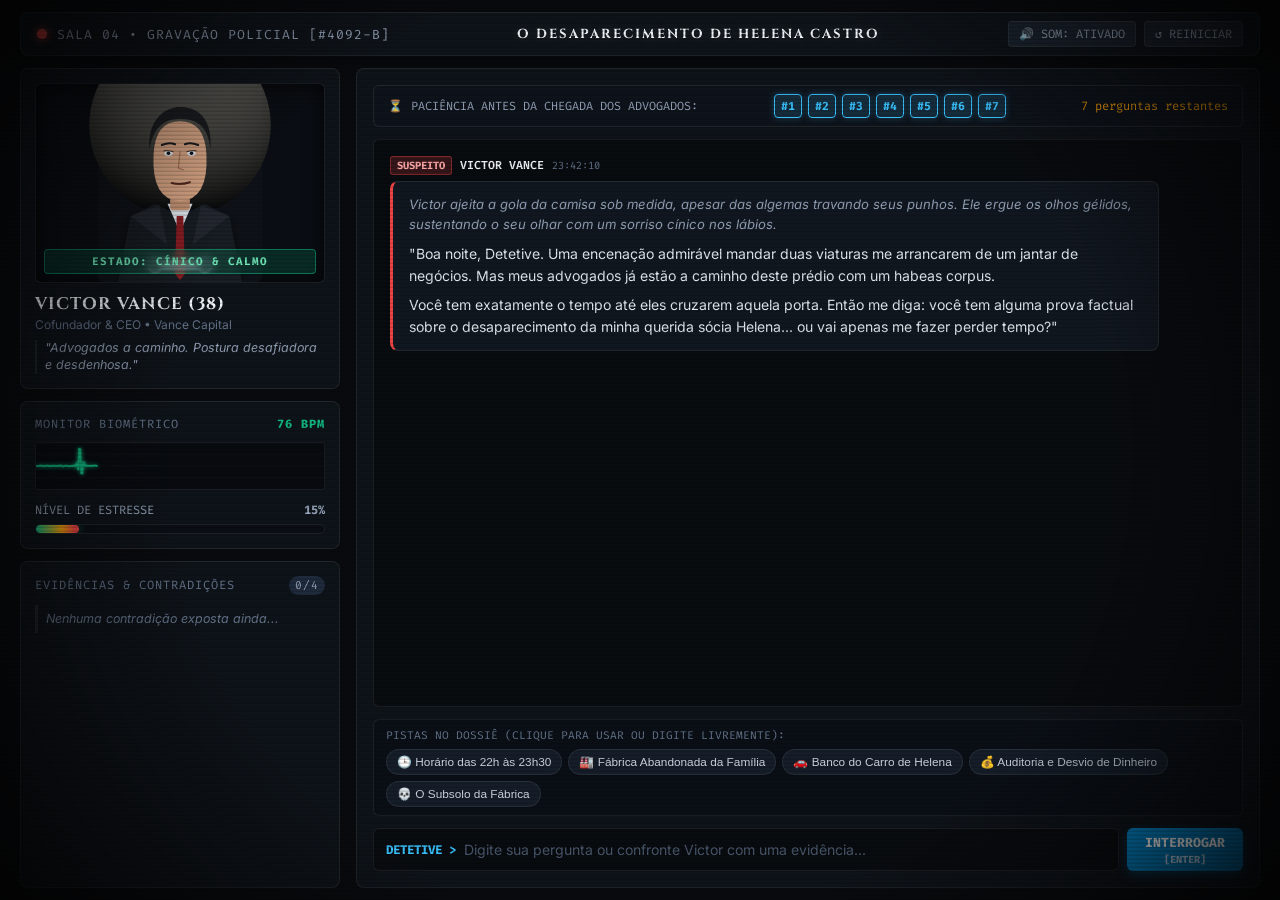
<file: o-interrogatorio/index.html>
<!DOCTYPE html>
<html lang="pt-BR">
<head>
  <meta charset="UTF-8">
  <meta name="viewport" content="width=device-width, initial-scale=1.0">
  <title>O Interrogatório // Caso Helena Castro</title>
  <link rel="stylesheet" href="style.css">
  <link rel="preconnect" href="https://fonts.googleapis.com">
  <link rel="preconnect" href="https://fonts.gstatic.com" crossorigin>
  <link href="https://fonts.googleapis.com/css2?family=Fira+Code:wght@400;600;700&family=Cinzel:wght@600;800&family=Inter:wght@400;500;700&display=swap" rel="stylesheet">
</head>
<body>
  <!-- Overlay Scanlines & Vignette -->
  <div class="screen-effects">
    <div class="vignette"></div>
    <div class="scanlines"></div>
    <div class="flicker"></div>
  </div>

  <div id="game-container">
    <!-- Top HUD Bar -->
    <header class="hud-header">
      <div class="hud-left">
        <span class="rec-dot"></span>
        <span class="file-code">SALA 04 • GRAVAÇÃO POLICIAL [#4092-B]</span>
      </div>
      <div class="hud-center">
        <span class="case-title">O DESAPARECIMENTO DE HELENA CASTRO</span>
      </div>
      <div class="hud-right">
        <button id="sound-btn" class="hud-btn" title="Alternar Efeitos Sonoros">
          <span id="sound-icon">🔊 SOM: ATIVADO</span>
        </button>
        <button id="restart-btn" class="hud-btn" title="Reiniciar Interrogatório">
          ↺ REINICIAR
        </button>
      </div>
    </header>

    <!-- Main Workspace: Single Screen Viewport -->
    <main class="interrogation-room">
      
      <!-- Left Column: Suspect Dossier & Vitals -->
      <aside class="suspect-panel">
        <div class="panel-card suspect-profile">
          <div class="portrait-wrapper" id="portrait-box">
            <!-- Dynamic SVG Portrait of Victor Vance -->
            <svg id="victor-avatar" viewBox="0 0 200 240" class="portrait-svg">
              <defs>
                <radialGradient id="lamp-light" cx="50%" cy="10%" r="90%">
                  <stop offset="0%" stop-color="#fff5db" stop-opacity="0.25"/>
                  <stop offset="100%" stop-color="#000000" stop-opacity="0.8"/>
                </radialGradient>
                <filter id="shadow" x="-20%" y="-20%" width="140%" height="140%">
                  <feDropShadow dx="0" dy="4" stdDeviation="6" flood-color="#000" flood-opacity="0.6"/>
                </filter>
              </defs>

              <!-- Background aura -->
              <rect width="200" height="240" fill="#0d1117" rx="8"/>
              <circle cx="100" cy="50" r="110" fill="url(#lamp-light)"/>

              <!-- Victor's Body / Suit -->
              <g id="suit" filter="url(#shadow)">
                <!-- Shoulders & Coat -->
                <path d="M 25 240 L 40 160 L 70 145 L 100 160 L 130 145 L 160 160 L 175 240 Z" fill="#161b22"/>
                <!-- Shirt Collar -->
                <polygon points="85,145 100,180 115,145" fill="#e6edf3"/>
                <!-- Tie -->
                <polygon id="tie" points="96,160 104,160 106,230 100,238 94,230" fill="#8b1e22"/>
                <!-- Lapels -->
                <path d="M 40 160 L 85 195 L 75 147 Z" fill="#21262d"/>
                <path d="M 160 160 L 115 195 L 125 147 Z" fill="#21262d"/>
              </g>

              <!-- Head & Neck -->
              <g id="head-group">
                <rect x="88" y="125" width="24" height="28" fill="#c99777" rx="4"/>
                <path d="M 68 85 Q 65 140 100 142 Q 135 140 132 85 Q 130 45 100 45 Q 70 45 68 85 Z" fill="#dfaa88"/>
                
                <!-- Hair (Slicked back businessman haircut) -->
                <path id="hair" d="M 63 80 C 60 40 85 28 100 28 C 120 28 140 40 137 80 C 135 60 128 42 100 42 C 75 42 66 60 63 80 Z" fill="#1b1c20"/>

                <!-- Eyebrows (Morph via CSS / JS) -->
                <path id="eyebrow-left" class="eyebrow" d="M 78 74 Q 87 70 94 73" stroke="#1b1c20" stroke-width="2.5" stroke-linecap="round" fill="none"/>
                <path id="eyebrow-right" class="eyebrow" d="M 106 73 Q 113 70 122 74" stroke="#1b1c20" stroke-width="2.5" stroke-linecap="round" fill="none"/>

                <!-- Eyes -->
                <g id="eyes">
                  <ellipse cx="86" cy="84" rx="5" ry="3.5" fill="#f0f6fc"/>
                  <ellipse cx="114" cy="84" rx="5" ry="3.5" fill="#f0f6fc"/>
                  <circle id="pupil-left" cx="86" cy="84" r="2.2" fill="#0d1117"/>
                  <circle id="pupil-right" cx="114" cy="84" r="2.2" fill="#0d1117"/>
                  <path id="eyelid-left" d="M 80 81 Q 86 80 92 82" stroke="#442a1b" stroke-width="1.2" fill="none"/>
                  <path id="eyelid-right" d="M 108 82 Q 114 80 120 81" stroke="#442a1b" stroke-width="1.2" fill="none"/>
                </g>

                <!-- Nose -->
                <path d="M 100 82 L 98 102 L 104 104" stroke="#ab7758" stroke-width="1.5" stroke-linecap="round" fill="none"/>

                <!-- Mouth (Changes dynamically) -->
                <path id="mouth" d="M 90 120 Q 100 123 112 119" stroke="#5a2c22" stroke-width="2.5" stroke-linecap="round" fill="none"/>

                <!-- Sweat droplets (hidden by default) -->
                <g id="sweat-drops" opacity="0">
                  <path d="M 74 88 C 72 84 76 82 76 85 C 76 89 74 91 74 88 Z" fill="#58a6ff"/>
                  <path d="M 126 95 C 124 91 128 89 128 92 C 128 96 126 98 126 95 Z" fill="#58a6ff"/>
                  <path d="M 103 66 C 101 62 105 60 105 63 C 105 67 103 69 103 66 Z" fill="#58a6ff"/>
                </g>
              </g>

              <!-- Handcuffs silhouette at bottom -->
              <g id="handcuffs" opacity="0.85">
                <rect x="75" y="215" width="50" height="10" rx="3" fill="#8b949e"/>
                <circle cx="70" cy="220" r="8" fill="none" stroke="#6e7681" stroke-width="4"/>
                <circle cx="130" cy="220" r="8" fill="none" stroke="#6e7681" stroke-width="4"/>
                <line x1="78" y1="220" x2="122" y2="220" stroke="#f0f6fc" stroke-width="2" stroke-dasharray="3,2"/>
              </g>
            </svg>

            <!-- State badge over avatar -->
            <div id="suspect-state-badge" class="state-badge calm">ESTADO: CÍNICO & CALMO</div>
          </div>

          <div class="suspect-info">
            <h2 class="suspect-name">VICTOR VANCE (38)</h2>
            <p class="suspect-role">Cofundador & CEO • Vance Capital</p>
            <p class="suspect-status-desc" id="status-desc">"Advogados a caminho. Postura desafiadora e desdenhosa."</p>
          </div>
        </div>

        <!-- Stress Meter & Biometrics -->
        <div class="panel-card biometrics-card">
          <div class="card-title">
            <span>MONITOR BIOMÉTRICO</span>
            <span id="bpm-display" class="bpm-counter">68 BPM</span>
          </div>

          <!-- Animated Heartbeat ECG Canvas -->
          <div class="ecg-container">
            <canvas id="ecgCanvas" width="280" height="48"></canvas>
          </div>

          <!-- Stress Meter Gauge -->
          <div class="stress-bar-wrapper">
            <div class="stress-header">
              <span>NÍVEL DE ESTRESSE</span>
              <strong id="stress-percentage">15%</strong>
            </div>
            <div class="progress-track">
              <div id="stress-fill" class="progress-fill" style="width: 15%;"></div>
              <div class="threshold-marker" style="left: 100%;" title="Confissão Imediata"></div>
            </div>
          </div>
        </div>

        <!-- Discovered Clues Dossier -->
        <div class="panel-card clues-card">
          <div class="card-title">
            <span>EVIDÊNCIAS & CONTRADIÇÕES</span>
            <span id="clues-count" class="badge">0/4</span>
          </div>
          <ul id="clues-list" class="clues-list">
            <li class="clue-item empty">Nenhuma contradição exposta ainda...</li>
          </ul>
        </div>
      </aside>

      <!-- Right Column: Interrogation Log, Terminal & Questions -->
      <section class="dialogue-panel">
        
        <!-- Rounds / Tries Bar -->
        <div class="rounds-tracker">
          <div class="rounds-label">
            <span class="icon">⏳</span>
            <span>PACIÊNCIA ANTES DA CHEGADA DOS ADVOGADOS:</span>
          </div>
          <div class="question-slots" id="question-slots">
            <div class="slot active" data-index="1">#1</div>
            <div class="slot active" data-index="2">#2</div>
            <div class="slot active" data-index="3">#3</div>
            <div class="slot active" data-index="4">#4</div>
            <div class="slot active" data-index="5">#5</div>
            <div class="slot active" data-index="6">#6</div>
            <div class="slot active" data-index="7">#7</div>
          </div>
          <div class="slots-legend">
            <span id="questions-left-text">7 perguntas restantes</span>
          </div>
        </div>

        <!-- Chat / Dialogue Stream -->
        <div class="transcript-box" id="transcript">
          <!-- Initial Welcome Entry -->
          <div class="dialogue-bubble victor initial">
            <div class="speaker-tag">
              <span class="badge-role">SUSPEITO</span>
              <span class="speaker-name">VICTOR VANCE</span>
              <span class="timestamp">23:42:10</span>
            </div>
            <div class="message-content">
              <p><em>Victor ajeita a gola da camisa sob medida, apesar das algemas travando seus punhos. Ele ergue os olhos gélidos, sustentando o seu olhar com um sorriso cínico nos lábios.</em></p>
              <p class="speech">"Boa noite, Detetive. Uma encenação admirável mandar duas viaturas me arrancarem de um jantar de negócios. Mas meus advogados já estão a caminho deste prédio com um habeas corpus.</p>
              <p class="speech">Você tem exatamente o tempo até eles cruzarem aquela porta. Então me diga: você tem alguma prova factual sobre o desaparecimento da minha querida sócia Helena... ou vai apenas me fazer perder tempo?"</p>
            </div>
          </div>
        </div>

        <!-- Interactive Clue Quick-Suggestions -->
        <div class="hints-drawer">
          <span class="hints-title">Pistas no Dossiê (Clique para usar ou digite livremente):</span>
          <div class="chips-container" id="chips-container">
            <button class="chip-btn" data-query="Onde você estava entre 22h00 e 23h30 na noite do desaparecimento?">
              🕒 Horário das 22h às 23h30
            </button>
            <button class="chip-btn" data-query="Encontramos vestígios recentes na antiga fábrica abandonada da sua família. O que você fazia lá?">
              🏭 Fábrica Abandonada da Família
            </button>
            <button class="chip-btn" data-query="O carro de Helena foi achado na rodovia, mas o banco do motorista estava ajustado para a sua altura!">
              🚗 Banco do Carro de Helena
            </button>
            <button class="chip-btn" data-query="Helena descobriu um desvio de 4 milhões de dólares na empresa poucas horas antes de sumir. O que tem a dizer?">
              💰 Auditoria e Desvio de Dinheiro
            </button>
            <button class="chip-btn" data-query="O que tem escondido sob o concreto fresco no subsolo da sua fábrica, Victor?">
              💀 O Subsolo da Fábrica
            </button>
          </div>
        </div>

        <!-- Bottom Input Form -->
        <form id="question-form" class="interrogation-input-bar">
          <div class="input-wrapper">
            <span class="prompt-prefix">DETETIVE ></span>
            <input 
              type="text" 
              id="player-input" 
              placeholder="Digite sua pergunta ou confronte Victor com uma evidência..." 
              autocomplete="off" 
              maxlength="200"
            />
          </div>
          <button type="submit" id="send-btn" class="submit-btn">
            <span>INTERROGAR</span>
            <span class="shortcut">[ENTER]</span>
          </button>
        </form>

      </section>
    </main>

    <!-- Modal End Screen (Victory / Defeat) -->
    <div id="endgame-modal" class="modal-backdrop hidden">
      <div class="modal-card" id="modal-card">
        <div class="modal-badge" id="modal-badge">FIM DE JOGO</div>
        <h1 class="modal-title" id="modal-title">CONFISSÃO OBTIDA</h1>
        <p class="modal-narrative" id="modal-narrative">
          O suspeito não suportou a pressão psicológica...
        </p>
        <div class="modal-stats" id="modal-stats">
          <!-- Injected dynamically -->
        </div>
        <div class="modal-actions">
          <button id="modal-restart-btn" class="modal-btn">JOGAR NOVAMENTE</button>
        </div>
      </div>
    </div>
  </div>

  <script src="script.js"></script>
</body>
</html>
</file>
<file: o-interrogatorio/style.css>
/* ==========================================================================
   O INTERROGATÓRIO // ESTILOS VISUAIS (DARK NOIR / POLICE TERMINAL)
   ========================================================================== */

:root {
  --bg-dark: #07090c;
  --bg-panel: #0d1218;
  --bg-card: #131a23;
  --bg-card-hover: #1b2431;
  --border-color: rgba(255, 255, 255, 0.08);
  --border-active: rgba(255, 255, 255, 0.2);

  --accent-cyan: #38bdf8;
  --accent-amber: #f59e0b;
  --accent-red: #ef4444;
  --accent-crimson: #991b1b;
  --accent-green: #10b981;

  --text-main: #f1f5f9;
  --text-muted: #94a3b8;
  --text-dim: #64748b;

  --font-code: 'Fira Code', monospace;
  --font-serif: 'Cinzel', serif;
  --font-sans: 'Inter', sans-serif;
}

* {
  box-sizing: border-box;
  margin: 0;
  padding: 0;
}

html, body {
  width: 100%;
  height: 100%;
  overflow: hidden;
  background-color: var(--bg-dark);
  color: var(--text-main);
  font-family: var(--font-sans);
  -webkit-font-smoothing: antialiased;
}

/* ==========================================================================
   Screen Overlay Effects (Atmosphere / Scanlines / Vignette)
   ========================================================================== */

.screen-effects {
  pointer-events: none;
  position: fixed;
  inset: 0;
  z-index: 99;
}

.vignette {
  position: absolute;
  inset: 0;
  background: radial-gradient(circle at 50% 50%, transparent 60%, rgba(0, 0, 0, 0.85) 100%);
}

.scanlines {
  position: absolute;
  inset: 0;
  background: repeating-linear-gradient(
    to bottom,
    transparent 0px,
    transparent 2px,
    rgba(0, 0, 0, 0.25) 3px,
    rgba(0, 0, 0, 0.25) 4px
  );
  opacity: 0.6;
}

.flicker {
  position: absolute;
  inset: 0;
  background: rgba(255, 255, 255, 0.015);
  animation: subtleFlicker 0.15s infinite;
  opacity: 0.4;
}

@keyframes subtleFlicker {
  0% { opacity: 0.01; }
  50% { opacity: 0.03; }
  100% { opacity: 0.01; }
}

/* ==========================================================================
   Main Game Container Layout
   ========================================================================== */

#game-container {
  display: flex;
  flex-direction: column;
  height: 100vh;
  max-width: 1440px;
  margin: 0 auto;
  padding: 12px 20px;
  position: relative;
  z-index: 10;
}

/* Screen Shake Effect for high stress spikes */
.shake-screen {
  animation: shake 0.4s cubic-bezier(.36,.07,.19,.97) both;
}

@keyframes shake {
  10%, 90% { transform: translate3d(-2px, 0, 0); }
  20%, 80% { transform: translate3d(3px, -2px, 0); }
  30%, 50%, 70% { transform: translate3d(-4px, 2px, 0); }
  40%, 60% { transform: translate3d(4px, -1px, 0); }
}

/* ==========================================================================
   HUD Header
   ========================================================================== */

.hud-header {
  display: flex;
  justify-content: space-between;
  align-items: center;
  padding: 8px 16px;
  background: var(--bg-panel);
  border: 1px solid var(--border-color);
  border-radius: 8px;
  font-family: var(--font-code);
  font-size: 0.82rem;
  margin-bottom: 12px;
  box-shadow: 0 4px 20px rgba(0, 0, 0, 0.4);
}

.hud-left {
  display: flex;
  align-items: center;
  gap: 10px;
}

.rec-dot {
  width: 10px;
  height: 10px;
  background-color: var(--accent-red);
  border-radius: 50%;
  box-shadow: 0 0 10px var(--accent-red);
  animation: pulseDot 1.5s infinite;
}

@keyframes pulseDot {
  0%, 100% { opacity: 1; transform: scale(1); }
  50% { opacity: 0.4; transform: scale(0.85); }
}

.file-code {
  color: var(--text-muted);
  letter-spacing: 1px;
}

.case-title {
  font-family: var(--font-serif);
  font-weight: 700;
  letter-spacing: 2px;
  color: var(--text-main);
  text-shadow: 0 0 12px rgba(255, 255, 255, 0.2);
}

.hud-right {
  display: flex;
  gap: 8px;
}

.hud-btn {
  background: #1a222d;
  color: var(--text-muted);
  border: 1px solid var(--border-color);
  padding: 4px 10px;
  border-radius: 4px;
  font-family: var(--font-code);
  font-size: 0.75rem;
  cursor: pointer;
  transition: all 0.2s ease;
}

.hud-btn:hover {
  background: #243040;
  color: var(--text-main);
  border-color: var(--accent-cyan);
}

/* ==========================================================================
   Interrogation Room Layout (Split Columns)
   ========================================================================== */

.interrogation-room {
  display: grid;
  grid-template-columns: 320px 1fr;
  gap: 16px;
  flex: 1;
  min-height: 0; /* Important for flex/grid overflow management */
}

/* ==========================================================================
   Left Column: Suspect Panel
   ========================================================================== */

.suspect-panel {
  display: flex;
  flex-direction: column;
  gap: 12px;
  overflow-y: auto;
  scrollbar-width: none;
}
.suspect-panel::-webkit-scrollbar { display: none; }

.panel-card {
  background: var(--bg-panel);
  border: 1px solid var(--border-color);
  border-radius: 8px;
  padding: 14px;
  position: relative;
}

.card-title {
  display: flex;
  justify-content: space-between;
  align-items: center;
  font-family: var(--font-code);
  font-size: 0.75rem;
  letter-spacing: 1px;
  color: var(--text-dim);
  margin-bottom: 10px;
  text-transform: uppercase;
}

/* Portrait Box */
.portrait-wrapper {
  position: relative;
  background: #090d13;
  border-radius: 6px;
  overflow: hidden;
  border: 1px solid var(--border-color);
  box-shadow: inset 0 0 20px rgba(0, 0, 0, 0.9);
  height: 200px;
}

.portrait-svg {
  width: 100%;
  height: 100%;
  display: block;
  transition: transform 0.3s ease;
}

/* Portrait Mood Styling */
.portrait-nervous .eyebrow {
  transform: translateY(-2px);
}
.portrait-sweating #sweat-drops {
  opacity: 0.9 !important;
  animation: sweatDrop 2s infinite alternate;
}
.portrait-panicked {
  animation: panicJitter 0.15s infinite;
}

@keyframes panicJitter {
  0% { transform: translate(0, 0); }
  50% { transform: translate(-1px, 1px); }
  100% { transform: translate(1px, -1px); }
}

@keyframes sweatDrop {
  0% { transform: translateY(0); }
  100% { transform: translateY(3px); }
}

.state-badge {
  position: absolute;
  bottom: 8px;
  left: 8px;
  right: 8px;
  text-align: center;
  font-family: var(--font-code);
  font-size: 0.68rem;
  font-weight: 700;
  letter-spacing: 1px;
  padding: 4px;
  border-radius: 4px;
  backdrop-filter: blur(4px);
  transition: all 0.3s ease;
}

.state-badge.calm {
  background: rgba(16, 185, 129, 0.18);
  border: 1px solid rgba(16, 185, 129, 0.5);
  color: #6ee7b7;
}

.state-badge.nervous {
  background: rgba(245, 158, 11, 0.2);
  border: 1px solid rgba(245, 158, 11, 0.6);
  color: #fde68a;
}

.state-badge.threatened {
  background: rgba(239, 68, 68, 0.25);
  border: 1px solid rgba(239, 68, 68, 0.8);
  color: #fca5a5;
  animation: pulseThreat 1s infinite alternate;
}

.state-badge.breakdown {
  background: rgba(153, 27, 27, 0.6);
  border: 1px solid #ef4444;
  color: #ffffff;
  box-shadow: 0 0 15px rgba(239, 68, 68, 0.8);
}

@keyframes pulseThreat {
  from { opacity: 0.8; }
  to { opacity: 1; }
}

.suspect-info {
  margin-top: 10px;
}

.suspect-name {
  font-family: var(--font-serif);
  font-size: 1.05rem;
  letter-spacing: 1px;
  color: var(--text-main);
}

.suspect-role {
  font-size: 0.75rem;
  color: var(--text-dim);
  margin-top: 2px;
}

.suspect-status-desc {
  font-size: 0.78rem;
  font-style: italic;
  color: var(--text-muted);
  margin-top: 8px;
  border-left: 2px solid var(--border-color);
  padding-left: 8px;
  line-height: 1.35;
}

/* Biometrics & ECG */
.bpm-counter {
  color: var(--accent-green);
  font-weight: 700;
  transition: color 0.3s ease;
}

.ecg-container {
  background: #06090e;
  border-radius: 4px;
  border: 1px solid var(--border-color);
  overflow: hidden;
  height: 48px;
  margin-bottom: 12px;
  display: flex;
  align-items: center;
}

#ecgCanvas {
  width: 100%;
  height: 100%;
}

.stress-header {
  display: flex;
  justify-content: space-between;
  font-family: var(--font-code);
  font-size: 0.75rem;
  margin-bottom: 6px;
  color: var(--text-muted);
}

.progress-track {
  width: 100%;
  height: 10px;
  background: #090d13;
  border-radius: 5px;
  overflow: hidden;
  position: relative;
  border: 1px solid var(--border-color);
}

.progress-fill {
  height: 100%;
  background: linear-gradient(90deg, #10b981, #f59e0b 60%, #ef4444 90%);
  border-radius: 5px;
  transition: width 0.5s cubic-bezier(0.4, 0, 0.2, 1);
  box-shadow: 0 0 10px rgba(16, 185, 129, 0.5);
}

/* Clues Card */
.clues-card {
  flex: 1;
  min-height: 120px;
}

.badge {
  background: #1e293b;
  padding: 2px 6px;
  border-radius: 10px;
  font-size: 0.7rem;
  color: var(--text-muted);
}

.clues-list {
  list-style: none;
  display: flex;
  flex-direction: column;
  gap: 6px;
  font-size: 0.78rem;
  max-height: 140px;
  overflow-y: auto;
}

.clue-item {
  background: #111722;
  border-left: 3px solid var(--accent-amber);
  padding: 6px 8px;
  border-radius: 0 4px 4px 0;
  color: #cbd5e1;
  line-height: 1.3;
  animation: fadeInClue 0.4s ease;
}

.clue-item.empty {
  border-left-color: var(--border-color);
  color: var(--text-dim);
  font-style: italic;
  background: transparent;
}

@keyframes fadeInClue {
  from { opacity: 0; transform: translateX(-6px); }
  to { opacity: 1; transform: translateX(0); }
}

/* ==========================================================================
   Right Column: Dialogue & Action Panel
   ========================================================================== */

.dialogue-panel {
  display: flex;
  flex-direction: column;
  background: var(--bg-panel);
  border: 1px solid var(--border-color);
  border-radius: 8px;
  padding: 16px;
  gap: 12px;
  min-height: 0;
}

/* Rounds Tracker */
.rounds-tracker {
  display: flex;
  align-items: center;
  justify-content: space-between;
  background: #0d121a;
  border: 1px solid var(--border-color);
  border-radius: 6px;
  padding: 8px 14px;
}

.rounds-label {
  display: flex;
  align-items: center;
  gap: 8px;
  font-family: var(--font-code);
  font-size: 0.74rem;
  color: var(--text-muted);
}

.question-slots {
  display: flex;
  gap: 6px;
}

.slot {
  width: 28px;
  height: 24px;
  display: flex;
  align-items: center;
  justify-content: center;
  border-radius: 4px;
  font-family: var(--font-code);
  font-size: 0.72rem;
  font-weight: 700;
  background: #1a2332;
  color: #64748b;
  border: 1px solid rgba(255, 255, 255, 0.05);
  transition: all 0.3s ease;
}

.slot.active {
  background: rgba(56, 189, 248, 0.15);
  border-color: var(--accent-cyan);
  color: var(--accent-cyan);
  box-shadow: 0 0 6px rgba(56, 189, 248, 0.3);
}

.slot.used {
  background: #090d13;
  border-color: #27272a;
  color: #3f3f46;
  text-decoration: line-through;
}

.slots-legend {
  font-family: var(--font-code);
  font-size: 0.75rem;
  color: var(--accent-amber);
}

/* Transcript Scroll Box */
.transcript-box {
  flex: 1;
  background: #070a0e;
  border: 1px solid var(--border-color);
  border-radius: 6px;
  padding: 16px;
  overflow-y: auto;
  display: flex;
  flex-direction: column;
  gap: 16px;
  scroll-behavior: smooth;
}

.transcript-box::-webkit-scrollbar {
  width: 6px;
}
.transcript-box::-webkit-scrollbar-thumb {
  background: #1e293b;
  border-radius: 3px;
}

.dialogue-bubble {
  display: flex;
  flex-direction: column;
  gap: 6px;
  max-width: 92%;
  animation: slideBubble 0.3s ease;
}

@keyframes slideBubble {
  from { opacity: 0; transform: translateY(8px); }
  to { opacity: 1; transform: translateY(0); }
}

.dialogue-bubble.victor {
  align-self: flex-start;
}

.dialogue-bubble.detective {
  align-self: flex-end;
}

.speaker-tag {
  display: flex;
  align-items: center;
  gap: 8px;
  font-family: var(--font-code);
  font-size: 0.72rem;
}

.dialogue-bubble.detective .speaker-tag {
  justify-content: flex-end;
}

.badge-role {
  font-size: 0.65rem;
  font-weight: 700;
  padding: 2px 6px;
  border-radius: 3px;
}

.victor .badge-role {
  background: rgba(239, 68, 68, 0.2);
  color: #fca5a5;
  border: 1px solid rgba(239, 68, 68, 0.4);
}

.detective .badge-role {
  background: rgba(56, 189, 248, 0.2);
  color: #7dd3fc;
  border: 1px solid rgba(56, 189, 248, 0.4);
}

.speaker-name {
  font-weight: 600;
  color: var(--text-main);
}

.timestamp {
  color: var(--text-dim);
  font-size: 0.65rem;
}

.message-content {
  background: #10161f;
  border: 1px solid var(--border-color);
  padding: 12px 16px;
  border-radius: 8px;
  font-size: 0.88rem;
  line-height: 1.55;
  color: #e2e8f0;
}

.victor .message-content {
  border-left: 3px solid var(--accent-red);
}

.detective .message-content {
  background: #0c1a29;
  border-right: 3px solid var(--accent-cyan);
  color: #e0f2fe;
}

.message-content p {
  margin-bottom: 8px;
}
.message-content p:last-child {
  margin-bottom: 0;
}

.message-content em {
  color: var(--text-muted);
  font-size: 0.82rem;
  display: block;
  margin-bottom: 6px;
}

.speech {
  font-family: var(--font-sans);
}

/* Stress Delta Badge */
.stress-delta {
  display: inline-block;
  font-family: var(--font-code);
  font-size: 0.7rem;
  padding: 2px 6px;
  border-radius: 4px;
  margin-top: 6px;
}
.stress-delta.increase {
  background: rgba(239, 68, 68, 0.2);
  color: #f87171;
  border: 1px solid rgba(239, 68, 68, 0.4);
}
.stress-delta.decrease {
  background: rgba(16, 185, 129, 0.2);
  color: #34d399;
  border: 1px solid rgba(16, 185, 129, 0.4);
}
.stress-delta.neutral {
  background: rgba(100, 116, 139, 0.2);
  color: #94a3b8;
}

/* Hints Drawer / Action Chips */
.hints-drawer {
  background: #090e15;
  border: 1px solid var(--border-color);
  border-radius: 6px;
  padding: 8px 12px;
}

.hints-title {
  display: block;
  font-family: var(--font-code);
  font-size: 0.7rem;
  color: var(--text-dim);
  margin-bottom: 6px;
  text-transform: uppercase;
}

.chips-container {
  display: flex;
  flex-wrap: wrap;
  gap: 6px;
}

.chip-btn {
  background: #141c28;
  border: 1px solid rgba(255, 255, 255, 0.08);
  color: #cbd5e1;
  font-size: 0.74rem;
  padding: 5px 10px;
  border-radius: 14px;
  cursor: pointer;
  transition: all 0.2s ease;
  white-space: nowrap;
}

.chip-btn:hover {
  background: #1e2a3c;
  color: var(--accent-cyan);
  border-color: var(--accent-cyan);
  transform: translateY(-1px);
}

/* Interrogation Input Form */
.interrogation-input-bar {
  display: flex;
  gap: 8px;
}

.input-wrapper {
  flex: 1;
  display: flex;
  align-items: center;
  background: #070a0e;
  border: 1px solid var(--border-color);
  border-radius: 6px;
  padding: 0 12px;
  transition: border-color 0.2s ease;
}

.input-wrapper:focus-within {
  border-color: var(--accent-cyan);
  box-shadow: 0 0 10px rgba(56, 189, 248, 0.2);
}

.prompt-prefix {
  font-family: var(--font-code);
  font-size: 0.78rem;
  font-weight: 700;
  color: var(--accent-cyan);
  margin-right: 8px;
}

#player-input {
  flex: 1;
  background: transparent;
  border: none;
  outline: none;
  color: var(--text-main);
  font-family: var(--font-sans);
  font-size: 0.88rem;
  padding: 12px 0;
}

#player-input::placeholder {
  color: #475569;
}

.submit-btn {
  background: linear-gradient(135deg, #0284c7, #0369a1);
  color: #ffffff;
  border: none;
  border-radius: 6px;
  padding: 0 18px;
  font-family: var(--font-code);
  font-weight: 700;
  font-size: 0.82rem;
  cursor: pointer;
  display: flex;
  flex-direction: column;
  justify-content: center;
  align-items: center;
  gap: 2px;
  transition: all 0.2s ease;
  box-shadow: 0 4px 12px rgba(2, 132, 199, 0.3);
}

.submit-btn:hover:not(:disabled) {
  background: linear-gradient(135deg, #0ea5e9, #0284c7);
  box-shadow: 0 4px 16px rgba(14, 165, 233, 0.4);
}

.submit-btn:disabled {
  opacity: 0.4;
  cursor: not-allowed;
  filter: grayscale(1);
}

.shortcut {
  font-size: 0.65rem;
  color: rgba(255, 255, 255, 0.7);
}

/* ==========================================================================
   Modal End Game (Victory / Defeat)
   ========================================================================== */

.modal-backdrop {
  position: fixed;
  inset: 0;
  background: rgba(4, 7, 10, 0.85);
  backdrop-filter: blur(8px);
  z-index: 1000;
  display: flex;
  align-items: center;
  justify-content: center;
  padding: 20px;
  transition: opacity 0.3s ease;
}

.modal-backdrop.hidden {
  display: none;
}

.modal-card {
  background: var(--bg-panel);
  border: 1px solid var(--border-color);
  border-radius: 12px;
  padding: 32px;
  max-width: 540px;
  width: 100%;
  text-align: center;
  box-shadow: 0 20px 50px rgba(0, 0, 0, 0.8);
  animation: modalPop 0.4s cubic-bezier(0.16, 1, 0.3, 1);
}

@keyframes modalPop {
  from { transform: scale(0.9) translateY(20px); opacity: 0; }
  to { transform: scale(1) translateY(0); opacity: 1; }
}

.modal-badge {
  display: inline-block;
  font-family: var(--font-code);
  font-size: 0.75rem;
  font-weight: 700;
  padding: 4px 12px;
  border-radius: 20px;
  margin-bottom: 12px;
  letter-spacing: 1px;
}

.modal-title {
  font-family: var(--font-serif);
  font-size: 1.8rem;
  margin-bottom: 12px;
}

.modal-narrative {
  color: var(--text-muted);
  font-size: 0.95rem;
  line-height: 1.6;
  margin-bottom: 24px;
}

.modal-stats {
  background: #090d14;
  border: 1px solid var(--border-color);
  border-radius: 8px;
  padding: 16px;
  margin-bottom: 24px;
  display: flex;
  justify-content: space-around;
  font-family: var(--font-code);
}

.modal-stat-box {
  display: flex;
  flex-direction: column;
  gap: 4px;
}

.modal-stat-value {
  font-size: 1.25rem;
  font-weight: 700;
}

.modal-stat-label {
  font-size: 0.68rem;
  color: var(--text-dim);
}

.modal-btn {
  background: #2563eb;
  color: #fff;
  border: none;
  padding: 12px 28px;
  border-radius: 6px;
  font-family: var(--font-code);
  font-weight: 700;
  font-size: 0.88rem;
  cursor: pointer;
  transition: all 0.2s ease;
}

.modal-btn:hover {
  background: #1d4ed8;
  transform: translateY(-1px);
}

/* Victory styling */
.victory-theme {
  border-color: rgba(16, 185, 129, 0.4);
}
.victory-theme .modal-badge {
  background: rgba(16, 185, 129, 0.2);
  color: #34d399;
  border: 1px solid #10b981;
}
.victory-theme .modal-title {
  color: #34d399;
}

/* Defeat styling */
.defeat-theme {
  border-color: rgba(239, 68, 68, 0.4);
}
.defeat-theme .modal-badge {
  background: rgba(239, 68, 68, 0.2);
  color: #f87171;
  border: 1px solid #ef4444;
}
.defeat-theme .modal-title {
  color: #f87171;
}

/* Responsive constraints for smaller screens */
@media (max-width: 900px) {
  body {
    overflow-y: auto;
  }
  #game-container {
    height: auto;
    min-height: 100vh;
  }
  .interrogation-room {
    grid-template-columns: 1fr;
  }
  .suspect-panel {
    max-height: 380px;
  }
  .transcript-box {
    min-height: 300px;
  }
}
</file>
